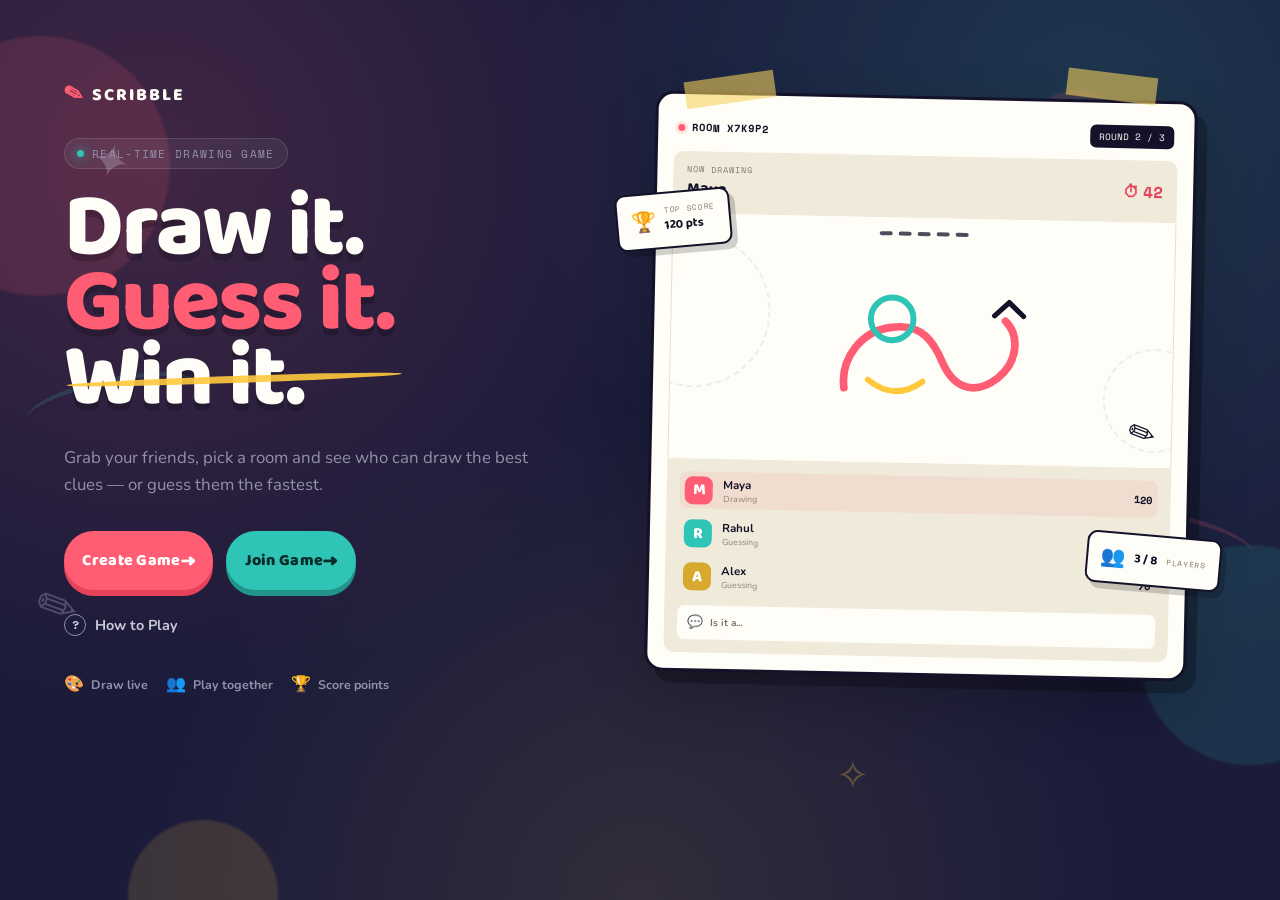
<file: src/main/resources/static/index.html>
<!DOCTYPE html>
<html lang="en">
<head>
    <meta charset="UTF-8" />
    <meta name="viewport" content="width=device-width, initial-scale=1.0" />
    <title>Scribble — Draw, Guess, Compete</title>

    <link rel="preconnect" href="https://fonts.googleapis.com">
    <link href="https://fonts.googleapis.com/css2?family=Baloo+2:wght@500;600;700;800&family=Nunito:wght@400;600;700;800&family=Space+Mono:wght@400;700&display=swap" rel="stylesheet">

    <link rel="stylesheet" href="css/style.css">
    <link rel="stylesheet" href="css/home.css">
</head>

<body>

<!-- Decorative background -->
<div class="bg-scene">
    <div class="bg-shape shape-coral"></div>
    <div class="bg-shape shape-teal"></div>
    <div class="bg-shape shape-yellow"></div>
    <div class="bg-shape shape-coral-small"></div>

    <div class="floating-doodle doodle-star">✦</div>
    <div class="floating-doodle doodle-circle">○</div>
    <div class="floating-doodle doodle-spark">✧</div>
    <div class="floating-doodle doodle-pencil">✎</div>

    <div class="background-line line-one"></div>
    <div class="background-line line-two"></div>
</div>

<div id="toast-stack"></div>


<!-- =========================================================
     HOME VIEW
     ========================================================= -->
<main id="view-home" class="view view-home">

    <div class="home-layout">

        <!-- LEFT SIDE -->
        <section class="home-content">

            <div class="home-brand">
                <span class="brand-pencil">✎</span>
                <span>SCRIBBLE</span>
            </div>

            <div class="home-badge">
                <span class="badge-dot"></span>
                REAL-TIME DRAWING GAME
            </div>

            <h1 class="home-title">
                Draw it.
                <br>
                <span>Guess it.</span>
                <br>
                Win it.
            </h1>

            <p class="home-description">
                Grab your friends, pick a room and see who can draw
                the best clues — or guess them the fastest.
            </p>

            <div class="home-actions">

                <button
                        class="btn btn-primary home-main-btn"
                        id="btn-open-create"
                >
                    <span>Create Game</span>
                    <span class="btn-arrow">→</span>
                </button>

                <button
                        class="btn btn-teal home-main-btn"
                        id="btn-open-join"
                >
                    <span>Join Game</span>
                    <span class="btn-arrow">→</span>
                </button>

            </div>

            <button class="home-howto-link" id="btn-open-howto">
                <span class="howto-icon">?</span>
                How to Play
            </button>

            <div class="home-features">

                <div class="feature-item">
                    <span class="feature-icon">🎨</span>
                    <span>Draw live</span>
                </div>

                <div class="feature-item">
                    <span class="feature-icon">👥</span>
                    <span>Play together</span>
                </div>

                <div class="feature-item">
                    <span class="feature-icon">🏆</span>
                    <span>Score points</span>
                </div>

            </div>

        </section>


        <!-- =====================================================
             RIGHT SIDE — VISUAL GAME PREVIEW
             ===================================================== -->
        <section class="home-preview" aria-hidden="true">

            <div class="preview-tape tape-left"></div>
            <div class="preview-tape tape-right"></div>

            <div class="game-preview-card">

                <!-- Preview header -->
                <div class="preview-header">

                    <div class="preview-room">
                        <span class="live-dot"></span>
                        ROOM X7K9P2
                    </div>

                    <div class="preview-round">
                        ROUND 2 / 3
                    </div>

                </div>


                <!-- Word / timer -->
                <div class="preview-game-info">

                    <div>
            <span class="preview-small-label">
              NOW DRAWING
            </span>

                        <strong>Maya</strong>
                    </div>

                    <div class="preview-timer">
                        <span>⏱</span>
                        42
                    </div>

                </div>


                <!-- Fake canvas -->
                <div class="preview-canvas">

                    <div class="canvas-word">
                        <span></span>
                        <span></span>
                        <span></span>
                        <span></span>
                        <span></span>
                    </div>

                    <svg
                            class="preview-drawing"
                            viewBox="0 0 360 230"
                    >

                        <path
                                d="M90 160
                 C85 125 110 92 145 88
                 C180 82 195 105 205 128
                 C220 160 245 165 270 145
                 C294 126 295 94 278 78"
                                fill="none"
                                stroke="var(--coral)"
                                stroke-width="9"
                                stroke-linecap="round"
                        />

                        <circle
                                cx="145"
                                cy="78"
                                r="25"
                                fill="none"
                                stroke="var(--teal)"
                                stroke-width="7"
                        />

                        <path
                                d="M118 150 Q150 175 182 151"
                                fill="none"
                                stroke="var(--yellow)"
                                stroke-width="7"
                                stroke-linecap="round"
                        />

                        <path
                                d="M265 72 L282 56 L299 72"
                                fill="none"
                                stroke="var(--ink-navy-deep)"
                                stroke-width="6"
                                stroke-linecap="round"
                                stroke-linejoin="round"
                        />

                    </svg>

                    <div class="preview-pencil">
                        ✎
                    </div>

                </div>


                <!-- Players -->
                <div class="preview-bottom">

                    <div class="preview-players">

                        <div class="preview-player artist">

                            <div class="player-avatar avatar-coral">
                                M
                            </div>

                            <div class="player-info">
                                <strong>Maya</strong>
                                <span>Drawing</span>
                            </div>

                            <b>120</b>

                        </div>


                        <div class="preview-player">

                            <div class="player-avatar avatar-teal">
                                R
                            </div>

                            <div class="player-info">
                                <strong>Rahul</strong>
                                <span>Guessing</span>
                            </div>

                            <b>95</b>

                        </div>


                        <div class="preview-player">

                            <div class="player-avatar avatar-yellow">
                                A
                            </div>

                            <div class="player-info">
                                <strong>Alex</strong>
                                <span>Guessing</span>
                            </div>

                            <b>70</b>

                        </div>

                    </div>


                    <div class="preview-chat">
                        <span class="chat-bubble">💬</span>
                        <span>Is it a...</span>
                    </div>

                </div>

            </div>


            <!-- Decorative floating cards -->

            <div class="floating-card floating-card-score">

                <span>🏆</span>

                <div>
                    <small>TOP SCORE</small>
                    <strong>120 pts</strong>
                </div>

            </div>


            <div class="floating-card floating-card-players">

                <span>👥</span>

                <strong>3 / 8</strong>

                <small>PLAYERS</small>

            </div>

        </section>

    </div>

</main>


<!-- =========================================================
     CREATE GAME VIEW
     ========================================================= -->
<main id="view-create" class="view view-modal hidden">

    <div class="paper-card modal-card">

        <button
                class="modal-close btn-icon"
                data-close
                aria-label="Close"
        >
            ✕
        </button>

        <p class="modal-eyebrow">
            Set the stage
        </p>

        <h2 class="modal-title">
            Create Game
        </h2>

        <form id="form-create" novalidate>

            <div class="field">

                <label for="create-name">
                    Your Name
                </label>

                <input
                        id="create-name"
                        name="name"
                        type="text"
                        maxlength="16"
                        placeholder="e.g. Diya"
                        autocomplete="off"
                        required
                />

                <div
                        class="field-error"
                        id="create-name-error"
                ></div>

            </div>


            <div class="field">

                <label for="create-rounds">
                    Number of Rounds
                </label>

                <select
                        id="create-rounds"
                        name="rounds"
                >
                    <option value="2">
                        2 rounds
                    </option>

                    <option value="3" selected>
                        3 rounds
                    </option>

                    <option value="5">
                        5 rounds
                    </option>

                    <option value="8">
                        8 rounds
                    </option>
                </select>

            </div>


            <div class="field">

                <label for="create-players">
                    Max Players
                </label>

                <select
                        id="create-players"
                        name="players"
                >
                    <option value="4">
                        Up to 4
                    </option>

                    <option value="6">
                        Up to 6
                    </option>

                    <option value="8" selected>
                        Up to 8
                    </option>
                </select>

            </div>


            <button
                    type="submit"
                    class="btn btn-primary btn-block"
                    id="btn-create-submit"
            >
                Create Room
            </button>

        </form>

    </div>

</main>


<!-- =========================================================
     JOIN GAME VIEW
     ========================================================= -->
<main id="view-join" class="view view-modal hidden">

    <div class="paper-card modal-card">

        <button
                class="modal-close btn-icon"
                data-close
                aria-label="Close"
        >
            ✕
        </button>

        <p class="modal-eyebrow">
            Got a code?
        </p>

        <h2 class="modal-title">
            Join Game
        </h2>

        <form id="form-join" novalidate>

            <div class="field">

                <label for="join-name">
                    Your Name
                </label>

                <input
                        id="join-name"
                        name="name"
                        type="text"
                        maxlength="16"
                        placeholder="e.g. Rahul"
                        autocomplete="off"
                        required
                />

                <div
                        class="field-error"
                        id="join-name-error"
                ></div>

            </div>


            <div class="field">

                <label for="join-code">
                    Room Code
                </label>

                <input
                        id="join-code"
                        name="code"
                        type="text"
                        maxlength="6"
                        placeholder="X7K9P2"
                        autocomplete="off"
                        style="text-transform:uppercase; letter-spacing:3px; font-family:var(--font-mono);"
                        required
                />

                <div
                        class="field-error"
                        id="join-code-error"
                ></div>

            </div>


            <button
                    type="submit"
                    class="btn btn-teal btn-block"
                    id="btn-join-submit"
            >
                Join Game
            </button>

        </form>

    </div>

</main>


<!-- =========================================================
     HOW TO PLAY VIEW
     ========================================================= -->
<main id="view-howto" class="view view-modal hidden">

    <div class="paper-card modal-card">

        <button
                class="modal-close btn-icon"
                data-close
                aria-label="Close"
        >
            ✕
        </button>

        <p class="modal-eyebrow">
            Quick rules
        </p>

        <h2 class="modal-title">
            How to Play
        </h2>

        <ol class="howto-list">

            <li>
                <strong>Take turns as the Artist.</strong>
                Each round, one player gets a secret word and draws it.
            </li>

            <li>
                <strong>Everyone else guesses</strong>
                in the chat panel as fast as they can.
            </li>

            <li>
                <strong>Faster correct guesses score more.</strong>
                The artist earns points too when others guess right.
            </li>

            <li>
                <strong>Rounds rotate</strong>
                until everyone has been the artist for the chosen number of rounds.
            </li>

            <li>
                <strong>Highest total score wins</strong>
                when the game ends.
            </li>

        </ol>


        <button
                class="btn btn-primary btn-block"
                data-close
        >
            Got it
        </button>

    </div>

</main>


<script src="js/websocket.js"></script>
<script src="js/app.js"></script>

</body>
</html>
</file>
<file: src/main/resources/static/css/style.css>
/* ============================================================
   SCRIBBLE — shared design system
   Palette:  Ink Navy #1B1B3A · Canvas Cream #FFFDF7
             Marker Coral #FF5D73 · Crayon Yellow #FFC93C
             Sketch Teal #2EC4B6 · Chalk Grey #C9C9DA
   Type:     Baloo 2 (display) · Nunito (body) · Space Mono (hud/mono)
   ============================================================ */

:root {
  --ink-navy: #1b1b3a;
  --ink-navy-deep: #131228;
  --ink-navy-light: #262650;
  --canvas-cream: #fffdf7;
  --coral: #ff5d73;
  --coral-dark: #e6435a;
  --yellow: #ffc93c;
  --teal: #2ec4b6;
  --teal-dark: #219489;
  --chalk: #c9c9da;
  --chalk-dim: #9191ab;
  --danger: #ff5d73;

  --radius-sm: 10px;
  --radius-md: 16px;
  --radius-lg: 24px;
  --shadow-soft: 0 10px 30px rgba(19, 18, 40, 0.35);
  --shadow-card: 0 18px 45px rgba(19, 18, 40, 0.45);

  --font-display: "Baloo 2", "Nunito", sans-serif;
  --font-body: "Nunito", sans-serif;
  --font-mono: "Space Mono", monospace;
}

* { box-sizing: border-box; }
html, body { height: 100%; }

body {
  margin: 0;
  font-family: var(--font-body);
  background: var(--ink-navy);
  color: var(--canvas-cream);
  min-height: 100vh;
  overflow-x: hidden;
}

h1, h2, h3, h4 {
  font-family: var(--font-display);
  margin: 0;
  letter-spacing: 0.2px;
}

p { margin: 0; }

a { color: inherit; }

::selection { background: var(--coral); color: var(--canvas-cream); }

/* Scrollbars */
::-webkit-scrollbar { width: 8px; height: 8px; }
::-webkit-scrollbar-track { background: transparent; }
::-webkit-scrollbar-thumb { background: var(--ink-navy-light); border-radius: 10px; }
::-webkit-scrollbar-thumb:hover { background: var(--chalk-dim); }

/* ---------- background texture shared by all screens ---------- */
.bg-scene {
  position: fixed;
  inset: 0;
  z-index: -1;
  background:
    radial-gradient(circle at 12% 18%, rgba(255, 93, 115, 0.16), transparent 40%),
    radial-gradient(circle at 85% 12%, rgba(46, 196, 182, 0.16), transparent 42%),
    radial-gradient(circle at 50% 100%, rgba(255, 201, 60, 0.10), transparent 45%),
    var(--ink-navy);
}

.bg-shape {
  position: absolute;
  border-radius: 40%;
  opacity: 0.5;
  filter: blur(1px);
  animation: float-shape 14s ease-in-out infinite;
}

@keyframes float-shape {
  0%, 100% { transform: translateY(0) rotate(0deg); }
  50% { transform: translateY(-24px) rotate(12deg); }
}

/* ---------- hand-drawn marker underline (signature element) ---------- */
.marker-underline {
  display: inline-block;
  position: relative;
}
.marker-underline svg {
  position: absolute;
  left: -4%;
  bottom: -0.28em;
  width: 108%;
  height: 0.4em;
  overflow: visible;
}

/* ---------- buttons ---------- */
.btn {
  font-family: var(--font-display);
  font-size: 1rem;
  font-weight: 600;
  letter-spacing: 0.3px;
  border: none;
  border-radius: 999px;
  padding: 0.95rem 2.1rem;
  cursor: pointer;
  color: var(--ink-navy-deep);
  background: var(--canvas-cream);
  box-shadow: 0 6px 0 rgba(0, 0, 0, 0.18);
  transition: transform 0.15s ease, box-shadow 0.15s ease, filter 0.15s ease;
}
.btn:hover { transform: translateY(-2px); filter: brightness(1.04); }
.btn:active { transform: translateY(2px); box-shadow: 0 2px 0 rgba(0, 0, 0, 0.18); }
.btn:disabled { opacity: 0.5; cursor: not-allowed; transform: none; filter: none; }

.btn-primary { background: var(--coral); color: #fff; box-shadow: 0 6px 0 var(--coral-dark); }
.btn-primary:active { box-shadow: 0 2px 0 var(--coral-dark); }

.btn-teal { background: var(--teal); color: #062b28; box-shadow: 0 6px 0 var(--teal-dark); }
.btn-teal:active { box-shadow: 0 2px 0 var(--teal-dark); }

.btn-ghost {
  background: transparent;
  color: var(--canvas-cream);
  box-shadow: none;
  border: 2px solid rgba(255, 253, 247, 0.35);
}
.btn-ghost:hover { border-color: var(--canvas-cream); transform: translateY(-2px); }

.btn-block { width: 100%; }
.btn-sm { padding: 0.55rem 1.1rem; font-size: 0.85rem; box-shadow: 0 4px 0 rgba(0,0,0,0.18); }
.btn-icon {
  display: inline-flex; align-items: center; justify-content: center;
  width: 42px; height: 42px; padding: 0; border-radius: 12px;
  font-size: 1.1rem; box-shadow: 0 4px 0 rgba(0,0,0,0.18);
}
.btn-loading { position: relative; color: transparent !important; pointer-events: none; }
.btn-loading::after {
  content: "";
  position: absolute; top: 50%; left: 50%;
  width: 18px; height: 18px; margin: -9px 0 0 -9px;
  border-radius: 50%;
  border: 3px solid rgba(0,0,0,0.25);
  border-top-color: rgba(0,0,0,0.7);
  animation: spin 0.7s linear infinite;
}
@keyframes spin { to { transform: rotate(360deg); } }

/* ---------- cards ---------- */
.card {
  background: var(--ink-navy-light);
  border: 1px solid rgba(255, 253, 247, 0.08);
  border-radius: var(--radius-lg);
  box-shadow: var(--shadow-card);
}

.paper-card {
  background: var(--canvas-cream);
  color: var(--ink-navy-deep);
  border-radius: var(--radius-lg);
  box-shadow: var(--shadow-card);
  position: relative;
}

/* ---------- form fields ---------- */
.field { display: flex; flex-direction: column; gap: 0.4rem; margin-bottom: 1.1rem; text-align: left; }
.field label {
  font-family: var(--font-display);
  font-size: 0.82rem;
  font-weight: 600;
  color: var(--ink-navy-deep);
  opacity: 0.75;
  text-transform: uppercase;
  letter-spacing: 0.6px;
}
.field input, .field select {
  font-family: var(--font-body);
  font-size: 1rem;
  padding: 0.85rem 1rem;
  border-radius: var(--radius-sm);
  border: 2px solid #e7e2d3;
  background: #fffefb;
  color: var(--ink-navy-deep);
  outline: none;
  transition: border-color 0.15s ease, box-shadow 0.15s ease;
}
.field input:focus, .field select:focus {
  border-color: var(--coral);
  box-shadow: 0 0 0 4px rgba(255, 93, 115, 0.15);
}
.field input.input-error { border-color: var(--danger); }
.field-error { color: var(--coral-dark); font-size: 0.8rem; font-weight: 600; min-height: 1em; }
.field-hint { font-size: 0.78rem; color: var(--chalk-dim); }

/* ---------- toasts / notifications ---------- */
#toast-stack {
  position: fixed;
  top: 18px;
  left: 50%;
  transform: translateX(-50%);
  z-index: 999;
  display: flex;
  flex-direction: column;
  gap: 8px;
  align-items: center;
  pointer-events: none;
  width: min(92vw, 420px);
}
.toast {
  font-family: var(--font-display);
  font-weight: 600;
  font-size: 0.92rem;
  background: var(--canvas-cream);
  color: var(--ink-navy-deep);
  padding: 0.7rem 1.2rem;
  border-radius: 999px;
  box-shadow: var(--shadow-soft);
  animation: toast-in 0.25s ease, toast-out 0.3s ease 2.7s forwards;
  white-space: nowrap;
  overflow: hidden;
  text-overflow: ellipsis;
  max-width: 100%;
}
.toast.toast-success { background: var(--teal); color: #062b28; }
.toast.toast-warn { background: var(--yellow); color: #4a3300; }
.toast.toast-error { background: var(--coral); color: #fff; }
@keyframes toast-in { from { opacity: 0; transform: translateY(-14px) scale(0.96); } to { opacity: 1; transform: translateY(0) scale(1); } }
@keyframes toast-out { to { opacity: 0; transform: translateY(-8px) scale(0.98); } }

/* ---------- connection banner ---------- */
#conn-banner {
  position: fixed;
  bottom: 0; left: 0; right: 0;
  padding: 0.6rem 1rem;
  text-align: center;
  font-weight: 700;
  font-size: 0.85rem;
  background: var(--coral);
  color: #fff;
  transform: translateY(100%);
  transition: transform 0.25s ease;
  z-index: 998;
}
#conn-banner.show { transform: translateY(0); }

/* ---------- loading overlay ---------- */
.page-loader {
  position: fixed; inset: 0; z-index: 1000;
  display: flex; align-items: center; justify-content: center;
  background: rgba(19, 18, 40, 0.85);
  backdrop-filter: blur(2px);
}
.page-loader .spinner {
  width: 46px; height: 46px;
  border-radius: 50%;
  border: 5px solid rgba(255,255,255,0.15);
  border-top-color: var(--coral);
  animation: spin 0.8s linear infinite;
}

/* ---------- avatar ---------- */
.avatar {
  width: 40px; height: 40px;
  border-radius: 50%;
  display: flex; align-items: center; justify-content: center;
  font-family: var(--font-display);
  font-weight: 700;
  color: #fff;
  flex-shrink: 0;
  box-shadow: inset 0 -3px 0 rgba(0,0,0,0.15);
}

/* ---------- utility ---------- */
.text-center { text-align: center; }
.muted { color: var(--chalk-dim); }
.mono { font-family: var(--font-mono); }
.hidden { display: none !important; }
.visually-hidden { position: absolute; width: 1px; height: 1px; overflow: hidden; clip: rect(0,0,0,0); }

/* keyboard focus visibility */
a:focus-visible, button:focus-visible, input:focus-visible, select:focus-visible {
  outline: 3px solid var(--yellow);
  outline-offset: 2px;
}

@media (prefers-reduced-motion: reduce) {
  *, *::before, *::after { animation-duration: 0.001ms !important; animation-iteration-count: 1 !important; transition-duration: 0.001ms !important; }
}
</file>
<file: src/main/resources/static/css/home.css>
/* =========================================================
   HOME PAGE
   ========================================================= */

.view-home {
  min-height: 100vh;
  position: relative;
  overflow: hidden;
  padding: 4.5rem 5vw 3rem;
}


/* =========================================================
   BACKGROUND
   ========================================================= */

.bg-scene {
  position: fixed;
  inset: 0;
  overflow: hidden;
  pointer-events: none;
  z-index: 0;
}

.bg-shape {
  position: absolute;
  border-radius: 50%;
  filter: blur(1px);
  opacity: 0.14;
  animation: float-shape 8s ease-in-out infinite;
}

.shape-coral {
  width: 260px;
  height: 260px;
  background: var(--coral);
  top: 4%;
  left: -90px;
}

.shape-teal {
  width: 220px;
  height: 220px;
  background: var(--teal);
  right: -80px;
  bottom: 15%;
  animation-delay: 2s;
}

.shape-yellow {
  width: 150px;
  height: 150px;
  background: var(--yellow);
  left: 10%;
  bottom: -70px;
  animation-delay: 4s;
}

.shape-coral-small {
  width: 100px;
  height: 100px;
  background: var(--coral);
  right: 12%;
  top: 10%;
  animation-delay: 1s;
}

@keyframes float-shape {
  0%, 100% {
    transform: translateY(0) rotate(0deg);
  }

  50% {
    transform: translateY(-18px) rotate(5deg);
  }
}


/* =========================================================
   DECORATIVE DOODLES
   ========================================================= */

.floating-doodle {
  position: absolute;
  color: var(--chalk);
  opacity: 0.28;
  font-family: var(--font-display);
  pointer-events: none;
}

.doodle-star {
  top: 14%;
  left: 7%;
  font-size: 3rem;
  transform: rotate(15deg);
}

.doodle-circle {
  right: 7%;
  top: 29%;
  font-size: 5rem;
  color: var(--coral);
  transform: rotate(-15deg);
}

.doodle-spark {
  right: 32%;
  bottom: 10%;
  font-size: 2.5rem;
  color: var(--yellow);
}

.doodle-pencil {
  left: 3%;
  bottom: 28%;
  font-size: 3rem;
  transform: rotate(-25deg);
}

.background-line {
  position: absolute;
  width: 170px;
  height: 45px;
  border-top: 5px solid;
  border-radius: 50%;
  opacity: 0.18;
}

.line-one {
  left: 2%;
  top: 42%;
  border-color: var(--teal);
  transform: rotate(-12deg);
}

.line-two {
  right: 2%;
  bottom: 38%;
  border-color: var(--coral);
  transform: rotate(12deg);
}


/* =========================================================
   MAIN HOME LAYOUT
   ========================================================= */

.home-layout {
  position: relative;
  z-index: 2;
  max-width: 1180px;
  margin: 0 auto;
  min-height: 620px;

  display: grid;
  grid-template-columns: minmax(0, 0.9fr) minmax(420px, 1.1fr);
  align-items: center;
  gap: 5rem;
}


/* =========================================================
   LEFT CONTENT
   ========================================================= */

.home-content {
  position: relative;
  z-index: 3;
}

.home-brand {
  display: flex;
  align-items: center;
  gap: 0.45rem;

  font-family: var(--font-display);
  font-size: 1.1rem;
  font-weight: 800;
  letter-spacing: 2px;
  color: var(--canvas-cream);

  margin-bottom: 1.5rem;
}

.brand-pencil {
  color: var(--coral);
  font-size: 1.45rem;
  transform: rotate(-15deg);
}


.home-badge {
  display: inline-flex;
  align-items: center;
  gap: 0.5rem;

  padding: 0.42rem 0.75rem;

  border: 1px solid rgba(255,255,255,0.13);
  border-radius: 999px;

  background: rgba(255,255,255,0.055);

  color: var(--chalk-dim);

  font-family: var(--font-mono);
  font-size: 0.66rem;
  letter-spacing: 1.3px;
}

.badge-dot {
  width: 7px;
  height: 7px;
  border-radius: 50%;
  background: var(--teal);
  box-shadow: 0 0 12px var(--teal);
}


.home-title {
  margin-top: 1.35rem;

  font-family: var(--font-display);
  font-size: clamp(4rem, 7vw, 6.6rem);
  line-height: 0.84;
  letter-spacing: -2px;
  font-weight: 800;

  color: var(--canvas-cream);

  text-shadow:
    0 7px 0 rgba(0,0,0,0.2);
}

.home-title span {
  color: var(--coral);
  position: relative;
}

.home-title span::after {
  content: "";
  position: absolute;
  left: 2px;
  right: -8px;
  bottom: -8px;

  height: 7px;

  border-radius: 50%;

  background: var(--yellow);

  transform: rotate(-2deg);
  opacity: 0.9;
}


.home-description {
  max-width: 470px;
  margin-top: 1.7rem;

  color: var(--chalk-dim);

  font-family: var(--font-body);
  font-size: 1.05rem;
  line-height: 1.65;
}


/* =========================================================
   HOME BUTTONS
   ========================================================= */

.home-actions {
  display: flex;
  gap: 0.8rem;
  margin-top: 2rem;
  max-width: 430px;
}

.home-main-btn {
  min-height: 56px;

  display: flex;
  align-items: center;
  justify-content: space-between;

  padding: 0.85rem 1.15rem;

  font-family: var(--font-display);
  font-size: 1rem;
  font-weight: 800;
}

.btn-arrow {
  font-size: 1.25rem;
  transition: transform 0.2s ease;
}

.home-main-btn:hover .btn-arrow {
  transform: translateX(4px);
}


.home-howto-link {
  margin-top: 1.1rem;

  display: inline-flex;
  align-items: center;
  gap: 0.55rem;

  border: 0;
  background: transparent;

  color: var(--chalk);

  font-family: var(--font-body);
  font-size: 0.9rem;
  font-weight: 700;

  cursor: pointer;
  padding: 0.35rem 0;
}

.home-howto-link:hover {
  color: var(--canvas-cream);
}

.howto-icon {
  width: 22px;
  height: 22px;

  display: inline-flex;
  align-items: center;
  justify-content: center;

  border: 1px solid var(--chalk-dim);
  border-radius: 50%;

  font-family: var(--font-mono);
  font-size: 0.72rem;
}


/* =========================================================
   FEATURE STRIP
   ========================================================= */

.home-features {
  display: flex;
  flex-wrap: wrap;
  gap: 1.15rem;

  margin-top: 2rem;
}

.feature-item {
  display: flex;
  align-items: center;
  gap: 0.42rem;

  color: var(--chalk-dim);

  font-size: 0.78rem;
  font-weight: 700;
}

.feature-icon {
  font-size: 1rem;
}


/* =========================================================
   GAME PREVIEW
   ========================================================= */

.home-preview {
  position: relative;
  width: 100%;
  max-width: 590px;
  justify-self: end;
  padding: 1.5rem;
}

.game-preview-card {
  position: relative;
  z-index: 2;

  background: var(--canvas-cream);
  border: 3px solid var(--ink-navy-deep);
  border-radius: 18px;

  padding: 1rem;

  box-shadow:
    10px 12px 0 rgba(0,0,0,0.25),
    0 25px 60px rgba(0,0,0,0.2);

  transform: rotate(1.2deg);

  overflow: hidden;
}


/* =========================================================
   PREVIEW HEADER
   ========================================================= */

.preview-header {
  display: flex;
  align-items: center;
  justify-content: space-between;

  padding: 0.35rem 0.25rem 0.75rem;
}

.preview-room {
  display: flex;
  align-items: center;
  gap: 0.4rem;

  color: var(--ink-navy-deep);

  font-family: var(--font-mono);
  font-size: 0.65rem;
  font-weight: 700;
  letter-spacing: 1px;
}

.live-dot {
  width: 7px;
  height: 7px;
  border-radius: 50%;

  background: var(--coral);

  box-shadow:
    0 0 0 3px rgba(239, 91, 91, 0.14);
}

.preview-round {
  padding: 0.32rem 0.55rem;

  border-radius: 6px;

  background: var(--ink-navy-deep);
  color: var(--canvas-cream);

  font-family: var(--font-mono);
  font-size: 0.58rem;
}


/* =========================================================
   PREVIEW INFO
   ========================================================= */

.preview-game-info {
  display: flex;
  align-items: center;
  justify-content: space-between;

  padding: 0.75rem 0.85rem;

  background: #f0eadb;

  border-radius: 10px 10px 0 0;
}

.preview-small-label {
  display: block;

  color: #817b6d;

  font-family: var(--font-mono);
  font-size: 0.53rem;
  letter-spacing: 1px;

  margin-bottom: 0.1rem;
}

.preview-game-info strong {
  color: var(--ink-navy-deep);

  font-family: var(--font-display);
  font-size: 1rem;
}

.preview-timer {
  display: flex;
  align-items: center;
  gap: 0.25rem;

  color: var(--coral-dark);

  font-family: var(--font-mono);
  font-weight: 700;
}


/* =========================================================
   FAKE CANVAS
   ========================================================= */

.preview-canvas {
  position: relative;

  height: 245px;

  background: #fffdf7;

  border-left: 1px solid #e6dfcf;
  border-right: 1px solid #e6dfcf;

  overflow: hidden;
}

.preview-canvas::before,
.preview-canvas::after {
  content: "";

  position: absolute;

  border-radius: 50%;

  border: 2px dashed rgba(27, 27, 58, 0.07);
}

.preview-canvas::before {
  width: 150px;
  height: 150px;

  left: -55px;
  top: 20px;
}

.preview-canvas::after {
  width: 100px;
  height: 100px;

  right: -35px;
  bottom: 15px;
}

.canvas-word {
  position: absolute;

  top: 14px;
  left: 50%;

  transform: translateX(-50%);

  display: flex;
  gap: 6px;
}

.canvas-word span {
  width: 13px;
  height: 4px;

  border-radius: 4px;

  background: var(--ink-navy-deep);
  opacity: 0.75;
}

.preview-drawing {
  position: absolute;

  width: 80%;
  height: 80%;

  left: 10%;
  top: 14%;

  overflow: visible;
}

.preview-pencil {
  position: absolute;

  right: 15px;
  bottom: 12px;

  font-size: 2rem;

  color: var(--ink-navy-deep);

  transform: rotate(-25deg);
}


/* =========================================================
   PREVIEW BOTTOM
   ========================================================= */

.preview-bottom {
  padding: 0.8rem;

  background: #f0eadb;

  border-radius: 0 0 10px 10px;
}

.preview-players {
  display: flex;
  flex-direction: column;
  gap: 0.4rem;
}

.preview-player {
  display: grid;
  grid-template-columns: 30px 1fr auto;
  align-items: center;
  gap: 0.5rem;

  padding: 0.28rem 0.35rem;

  border-radius: 7px;
}

.preview-player.artist {
  background: rgba(239, 91, 91, 0.09);
}

.player-avatar {
  width: 28px;
  height: 28px;

  display: flex;
  align-items: center;
  justify-content: center;

  border-radius: 8px;

  color: white;

  font-family: var(--font-display);
  font-weight: 800;
}

.avatar-coral {
  background: var(--coral);
}

.avatar-teal {
  background: var(--teal);
}

.avatar-yellow {
  background: #d7a92e;
}

.player-info {
  display: flex;
  flex-direction: column;
  min-width: 0;
}

.player-info strong {
  color: var(--ink-navy-deep);
  font-size: 0.72rem;
}

.player-info span {
  color: #8a8476;
  font-size: 0.55rem;
}

.preview-player b {
  color: var(--ink-navy-deep);

  font-family: var(--font-mono);
  font-size: 0.65rem;
}

.preview-chat {
  display: flex;
  align-items: center;
  gap: 0.45rem;

  margin-top: 0.65rem;
  padding: 0.5rem 0.65rem;

  border-radius: 7px;

  background: var(--canvas-cream);

  color: #777161;

  font-size: 0.62rem;
  font-weight: 700;
}

.chat-bubble {
  font-size: 0.8rem;
}


/* =========================================================
   FLOATING PREVIEW CARDS
   ========================================================= */

.floating-card {
  position: absolute;
  z-index: 4;

  display: flex;
  align-items: center;
  gap: 0.55rem;

  padding: 0.65rem 0.8rem;

  background: var(--canvas-cream);

  border: 2px solid var(--ink-navy-deep);
  border-radius: 10px;

  box-shadow: 5px 6px 0 rgba(0,0,0,0.18);
}

.floating-card > span {
  font-size: 1.25rem;
}

.floating-card div {
  display: flex;
  flex-direction: column;
}

.floating-card small,
.floating-card-players small {
  color: #7e7769;

  font-family: var(--font-mono);
  font-size: 0.48rem;
  letter-spacing: 0.7px;
}

.floating-card strong {
  color: var(--ink-navy-deep);

  font-family: var(--font-display);
  font-size: 0.78rem;
}

.floating-card-score {
  left: -10px;
  top: 19%;

  transform: rotate(-5deg);
}

.floating-card-players {
  right: -5px;
  bottom: 18%;

  transform: rotate(5deg);
}


/* =========================================================
   TAPE DECORATION
   ========================================================= */

.preview-tape {
  position: absolute;
  z-index: 5;

  width: 90px;
  height: 27px;

  background: rgba(246, 211, 91, 0.72);

  opacity: 0.8;
}

.tape-left {
  left: 10%;
  top: 4px;

  transform: rotate(-8deg);
}

.tape-right {
  right: 10%;
  top: 1px;

  transform: rotate(7deg);
}


/* =========================================================
   MODAL OVERLAY
   ========================================================= */

.view-modal {
  position: fixed;
  inset: 0;
  z-index: 50;

  display: flex;
  align-items: center;
  justify-content: center;

  padding: 1.25rem;

  background: rgba(19, 18, 40, 0.78);

  backdrop-filter: blur(5px);

  animation: overlay-in 0.2s ease;
}

@keyframes overlay-in {
  from {
    opacity: 0;
  }

  to {
    opacity: 1;
  }
}


.modal-card {
  width: 100%;
  max-width: 420px;

  padding: 2.1rem 1.9rem 1.9rem;

  position: relative;

  animation: modal-in 0.25s cubic-bezier(.2,.9,.3,1.2);
}

@keyframes modal-in {
  from {
    opacity: 0;
    transform: translateY(18px) scale(0.97);
  }

  to {
    opacity: 1;
    transform: translateY(0) scale(1);
  }
}


.modal-close {
  position: absolute;

  top: 14px;
  right: 14px;

  background: #f1ede0;
  color: var(--ink-navy-deep);

  box-shadow: none;
}

.modal-close:hover {
  background: var(--coral);
  color: #fff;
}


.modal-eyebrow {
  font-family: var(--font-mono);
  font-size: 0.72rem;

  text-transform: uppercase;
  letter-spacing: 1.5px;

  color: var(--coral-dark);

  font-weight: 700;

  margin-bottom: 0.3rem;
}


.modal-title {
  font-size: 1.7rem;

  margin-bottom: 1.4rem;

  color: var(--ink-navy-deep);
}


.howto-list {
  text-align: left;

  padding-left: 1.2rem;

  margin: 0 0 1.6rem;

  display: flex;
  flex-direction: column;

  gap: 0.7rem;

  color: var(--ink-navy-deep);

  font-size: 0.95rem;
  line-height: 1.4;
}

.howto-list li::marker {
  color: var(--coral);
  font-weight: 700;
}


/* =========================================================
   RESPONSIVE
   ========================================================= */

@media (max-width: 1050px) {

  .home-layout {
    grid-template-columns: 1fr;
    gap: 3rem;

    max-width: 720px;
  }

  .home-content {
    text-align: center;
  }

  .home-brand,
  .home-badge {
    justify-content: center;
  }

  .home-description {
    margin-left: auto;
    margin-right: auto;
  }

  .home-actions {
    margin-left: auto;
    margin-right: auto;
  }

  .home-features {
    justify-content: center;
  }

  .home-preview {
    justify-self: center;
  }
}


@media (max-width: 700px) {

  .view-home {
    padding: 3rem 1rem 2rem;
  }

  .home-layout {
    min-height: auto;
    gap: 2.5rem;
  }

  .home-title {
    font-size: clamp(3.7rem, 16vw, 5rem);
  }

  .home-description {
    font-size: 0.92rem;
  }

  .home-actions {
    flex-direction: column;
    max-width: 330px;
  }

  .home-main-btn {
    width: 100%;
  }

  .home-preview {
    padding: 0.8rem;
  }

  .game-preview-card {
    transform: rotate(0deg);
  }

  .floating-card {
    display: none;
  }

  .preview-canvas {
    height: 205px;
  }

  .doodle-circle,
  .doodle-pencil {
    display: none;
  }
}


@media (max-width: 480px) {

  .view-home {
    padding-left: 0.8rem;
    padding-right: 0.8rem;
  }

  .home-title {
    font-size: 3.5rem;
  }

  .home-brand {
    font-size: 0.95rem;
  }

  .home-description {
    font-size: 0.86rem;
  }

  .home-features {
    gap: 0.7rem;
  }

  .feature-item {
    font-size: 0.7rem;
  }

  .game-preview-card {
    padding: 0.65rem;
  }

  .preview-canvas {
    height: 175px;
  }

  .preview-player {
    grid-template-columns: 26px 1fr auto;
  }

  .player-avatar {
    width: 25px;
    height: 25px;
  }

  .preview-room {
    font-size: 0.55rem;
  }

  .preview-round {
    font-size: 0.5rem;
  }

  .modal-card {
    padding: 1.7rem 1.3rem 1.5rem;
  }
}
</file>
